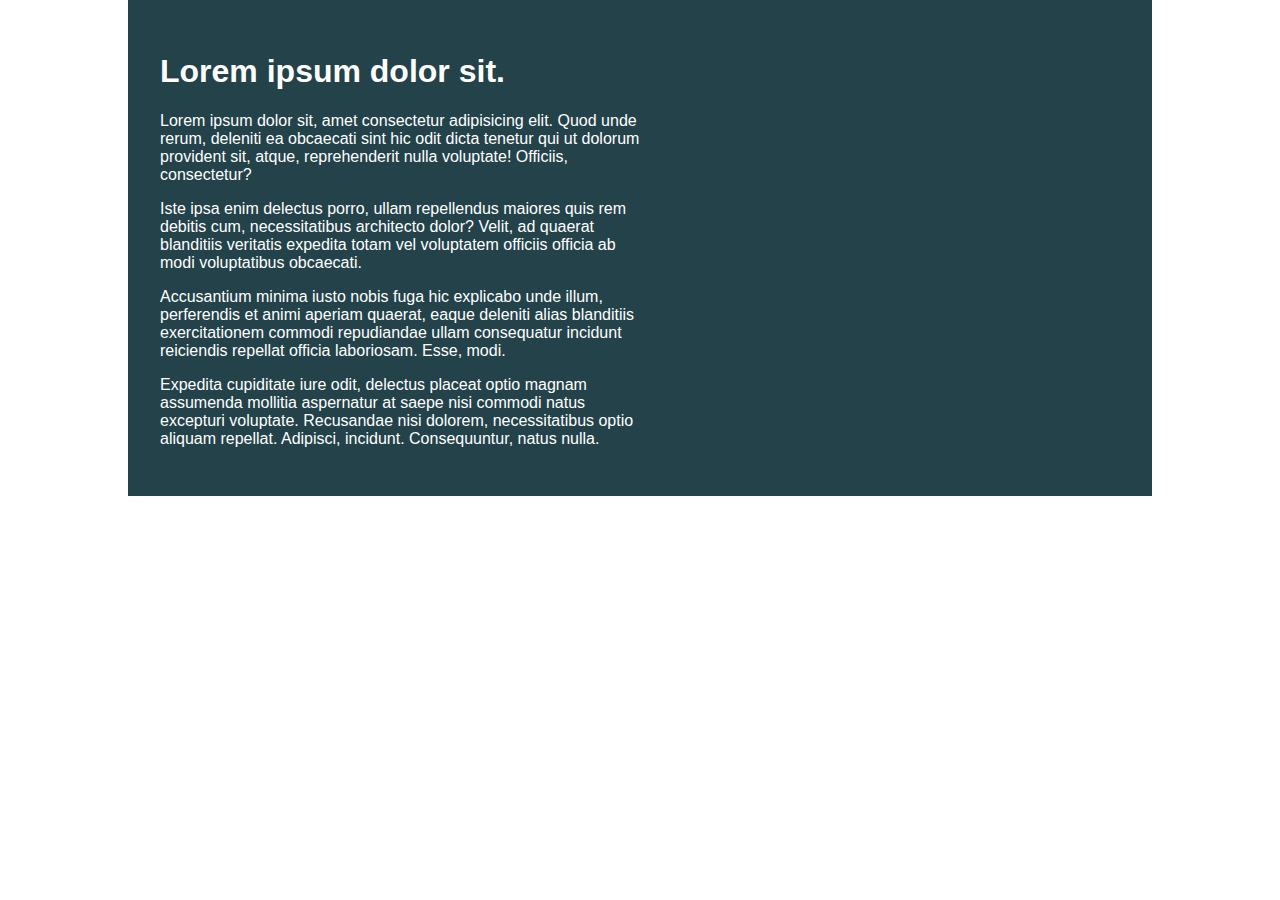
<file: challenge01/index.html>
<!DOCTYPE html>
<html lang="en">

<head>
  <meta charset="UTF-8">
  <meta name="viewport" content="width=device-width, initial-scale=1.0">
  <title>Day 01</title>

  <link rel="stylesheet" href="style.css">
</head>

<body>
  <div class="container">
    <div class="intro-content">
      <h1>Lorem ipsum dolor sit.</h1>
      <p>Lorem ipsum dolor sit, amet consectetur adipisicing elit. Quod unde rerum, deleniti ea obcaecati sint hic
        odit dicta tenetur qui ut dolorum provident sit, atque, reprehenderit nulla voluptate! Officiis,
        consectetur?</p>
      <p>Iste ipsa enim delectus porro, ullam repellendus maiores quis rem debitis cum, necessitatibus architecto
        dolor? Velit, ad quaerat blanditiis veritatis expedita totam vel voluptatem officiis officia ab modi
        voluptatibus obcaecati.</p>
      <p>Accusantium minima iusto nobis fuga hic explicabo unde illum, perferendis et animi aperiam quaerat, eaque
        deleniti alias blanditiis exercitationem commodi repudiandae ullam consequatur incidunt reiciendis
        repellat officia laboriosam. Esse, modi.</p>
      <p>Expedita cupiditate iure odit, delectus placeat optio magnam assumenda mollitia aspernatur at saepe nisi
        commodi natus excepturi voluptate. Recusandae nisi dolorem, necessitatibus optio aliquam repellat.
        Adipisci, incidunt. Consequuntur, natus nulla.</p>
    </div>
  </div>
</body>

</html>
</file>
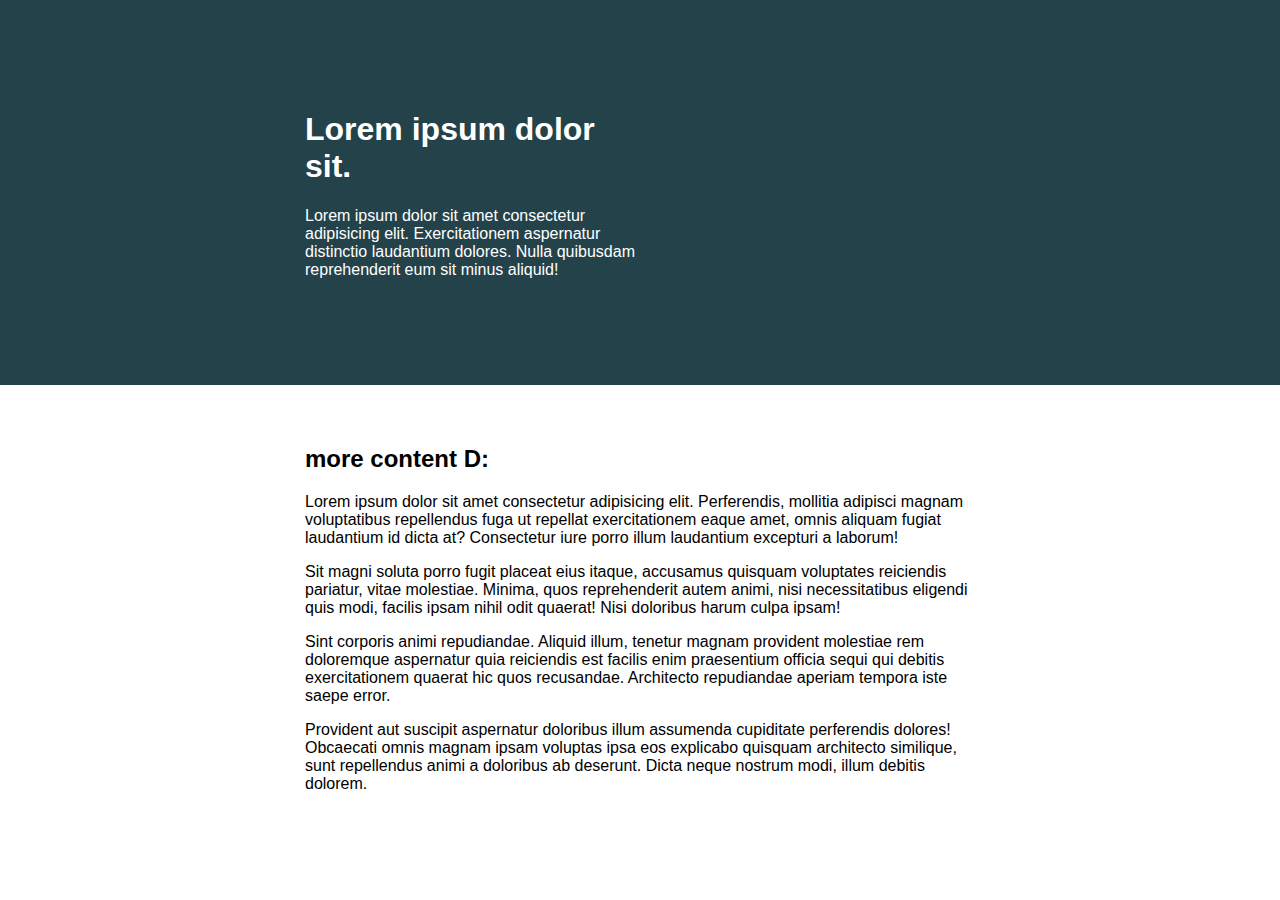
<file: challenge02/index.html>
<!DOCTYPE html>
<html lang="en">

<head>
  <meta charset="UTF-8">
  <meta name="viewport" content="width=device-width, initial-scale=1.0">
  <title>Day 01</title>

  <link rel="stylesheet" href="style.css">
</head>

<body>

  <div class="container">
    <div class="intro-content">
      <div class="hero">
        <h1>Lorem ipsum dolor sit.</h1>
        <p>Lorem ipsum dolor sit amet consectetur adipisicing elit. Exercitationem aspernatur distinctio laudantium
          dolores. Nulla quibusdam reprehenderit eum sit minus aliquid!</p>
      </div>
    </div>
  </div>

  <div class="more-content">
    <h2>more content D:</h2>
    <p>Lorem ipsum dolor sit amet consectetur adipisicing elit. Perferendis, mollitia adipisci magnam voluptatibus
      repellendus fuga ut repellat exercitationem eaque amet, omnis aliquam fugiat laudantium id dicta at? Consectetur
      iure porro illum laudantium excepturi a laborum!</p>
    <p>Sit magni soluta porro fugit placeat eius itaque, accusamus quisquam voluptates reiciendis pariatur, vitae
      molestiae. Minima, quos reprehenderit autem animi, nisi necessitatibus eligendi quis modi, facilis ipsam nihil
      odit quaerat! Nisi doloribus harum culpa ipsam!</p>
    <p>Sint corporis animi repudiandae. Aliquid illum, tenetur magnam provident molestiae rem doloremque aspernatur quia
      reiciendis est facilis enim praesentium officia sequi qui debitis exercitationem quaerat hic quos recusandae.
      Architecto repudiandae aperiam tempora iste saepe error.</p>
    <p>Provident aut suscipit aspernatur doloribus illum assumenda cupiditate perferendis dolores! Obcaecati omnis
      magnam ipsam voluptas ipsa eos explicabo quisquam architecto similique, sunt repellendus animi a doloribus ab
      deserunt. Dicta neque nostrum modi, illum debitis dolorem.</p>
  </div>


</body>

</html>
</file>
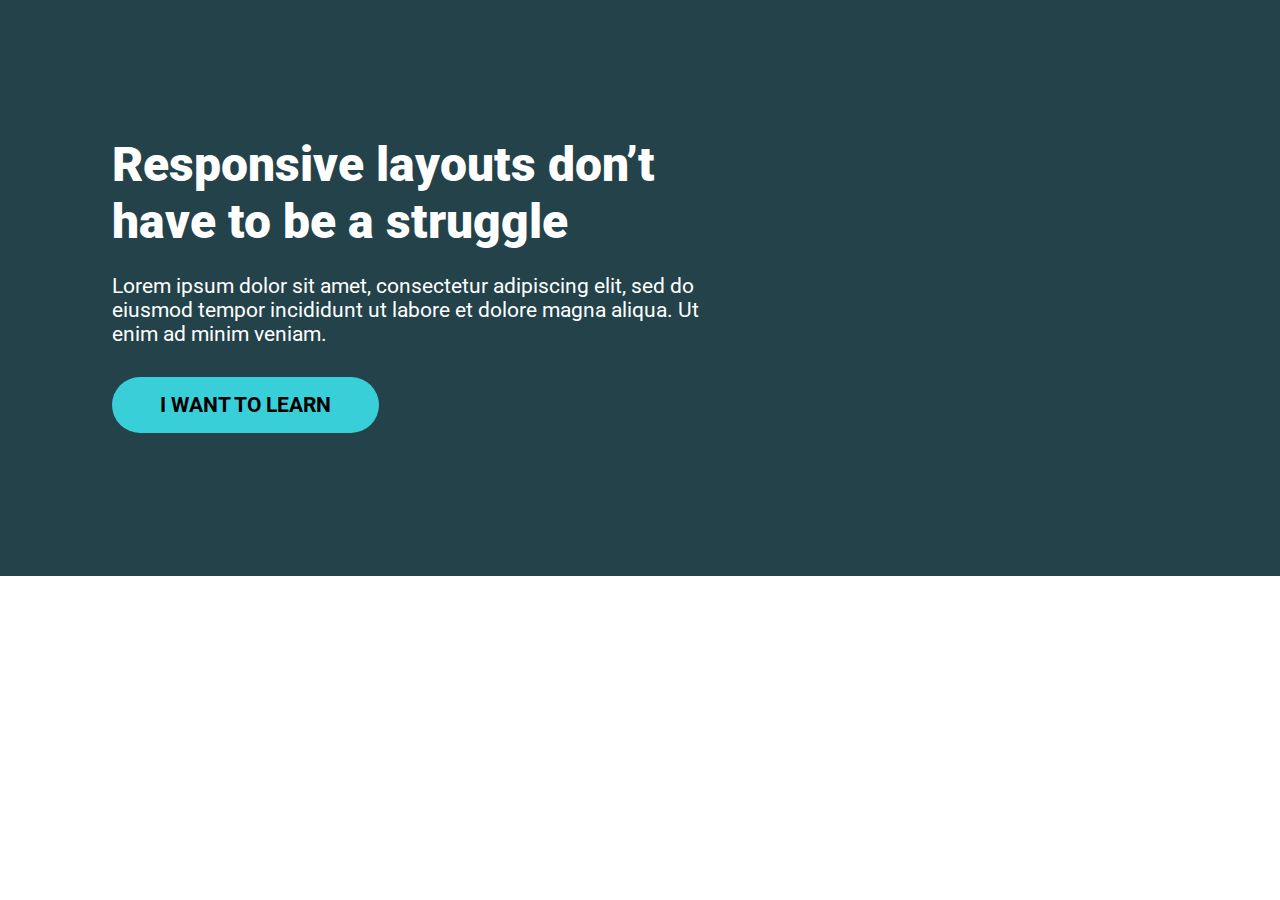
<file: challenge03/index.html>
<!DOCTYPE html>
<html lang="en">

<head>
  <meta charset="UTF-8">
  <meta name="viewport" content="width=device-width, initial-scale=1.0">
  <title>Challenge 3</title>
  <link rel="stylesheet" href="./style.css">
</head>

<body>
  <div class="container">
    <div class="hero">
      <h2 class="hero-heading">Responsive layouts don’t have to be a struggle</h2>
      <p class="hero-text">Lorem ipsum dolor sit amet, consectetur adipiscing elit, sed do eiusmod
        tempor incididunt ut labore et dolore magna aliqua. Ut enim ad minim
        veniam.</p>
      <a href="#" class="btn">I want to learn</a>
    </div>
  </div>
</body>

</html>
</file>
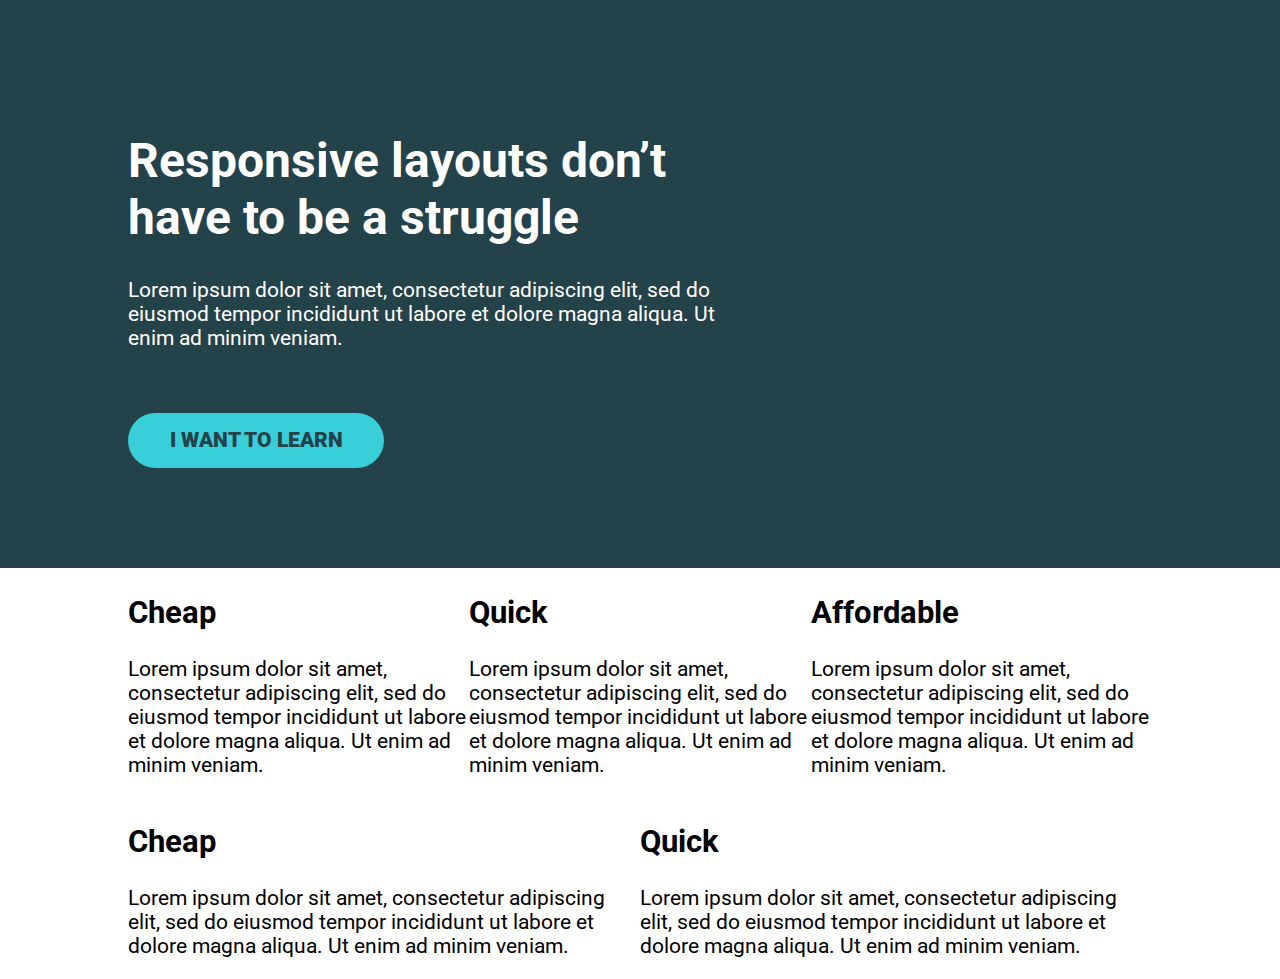
<file: Flexbox_challenge_#1/index.html>
<!DOCTYPE html>
<html lang="en">

<head>
    <meta charset="UTF-8">
    <meta name="viewport" content="width=device-width, initial-scale=1.0">
    <title>Challenge time!</title>
    <link href="https://fonts.googleapis.com/css2?family=Roboto:wght@400;900&display=swap" rel="stylesheet">
    <link rel="stylesheet" href="style.css">
</head>

<body>
    <div class="hero">
        <div class="container">
            <div class="hero__text">
                <h1>Responsive layouts don’t have to be a struggle</h1>
                <p>Lorem ipsum dolor sit amet, consectetur adipiscing elit, sed do eiusmod tempor incididunt ut labore
                    et dolore magna aliqua. Ut enim ad minim veniam.</p>
                <a href="#" class="btn">I want to learn</a>
            </div>
        </div>
    </div>
    <div class="container">
        <div class="row">
            <div class="col">
                <h2 class="purple_text">Cheap</h2>
                <p>Lorem ipsum dolor sit amet, consectetur adipiscing elit, sed do eiusmod tempor incididunt ut labore
                    et dolore magna aliqua. Ut enim ad minim veniam.</p>
            </div>
            <div class="col">
                <h2 class="purple_text">Quick</h2>
                <p>Lorem ipsum dolor sit amet, consectetur adipiscing elit, sed do eiusmod tempor incididunt ut labore
                    et dolore magna aliqua. Ut enim ad minim veniam.</p>
            </div>
            <div class="col">
                <h2 class="purple_text">Affordable</h2>
                <p>Lorem ipsum dolor sit amet, consectetur adipiscing elit, sed do eiusmod tempor incididunt ut labore
                    et dolore magna aliqua. Ut enim ad minim veniam.</p>
            </div>
        </div>
    </div>


    <div class="bluefill">
        <div class="container">
            <div class="row">
                <div class="col">
                    <h2>Cheap</h2>
                    <p>Lorem ipsum dolor sit amet, consectetur adipiscing elit, sed do eiusmod tempor incididunt ut
                        labore
                        et dolore magna aliqua. Ut enim ad minim veniam.</p>
                </div>
                <div class="col">
                    <h2>Quick</h2>
                    <p>Lorem ipsum dolor sit amet, consectetur adipiscing elit, sed do eiusmod tempor incididunt ut
                        labore
                        et dolore magna aliqua. Ut enim ad minim veniam.</p>
                </div>
            </div>
        </div>
    </div>


</body>

</html>
</file>
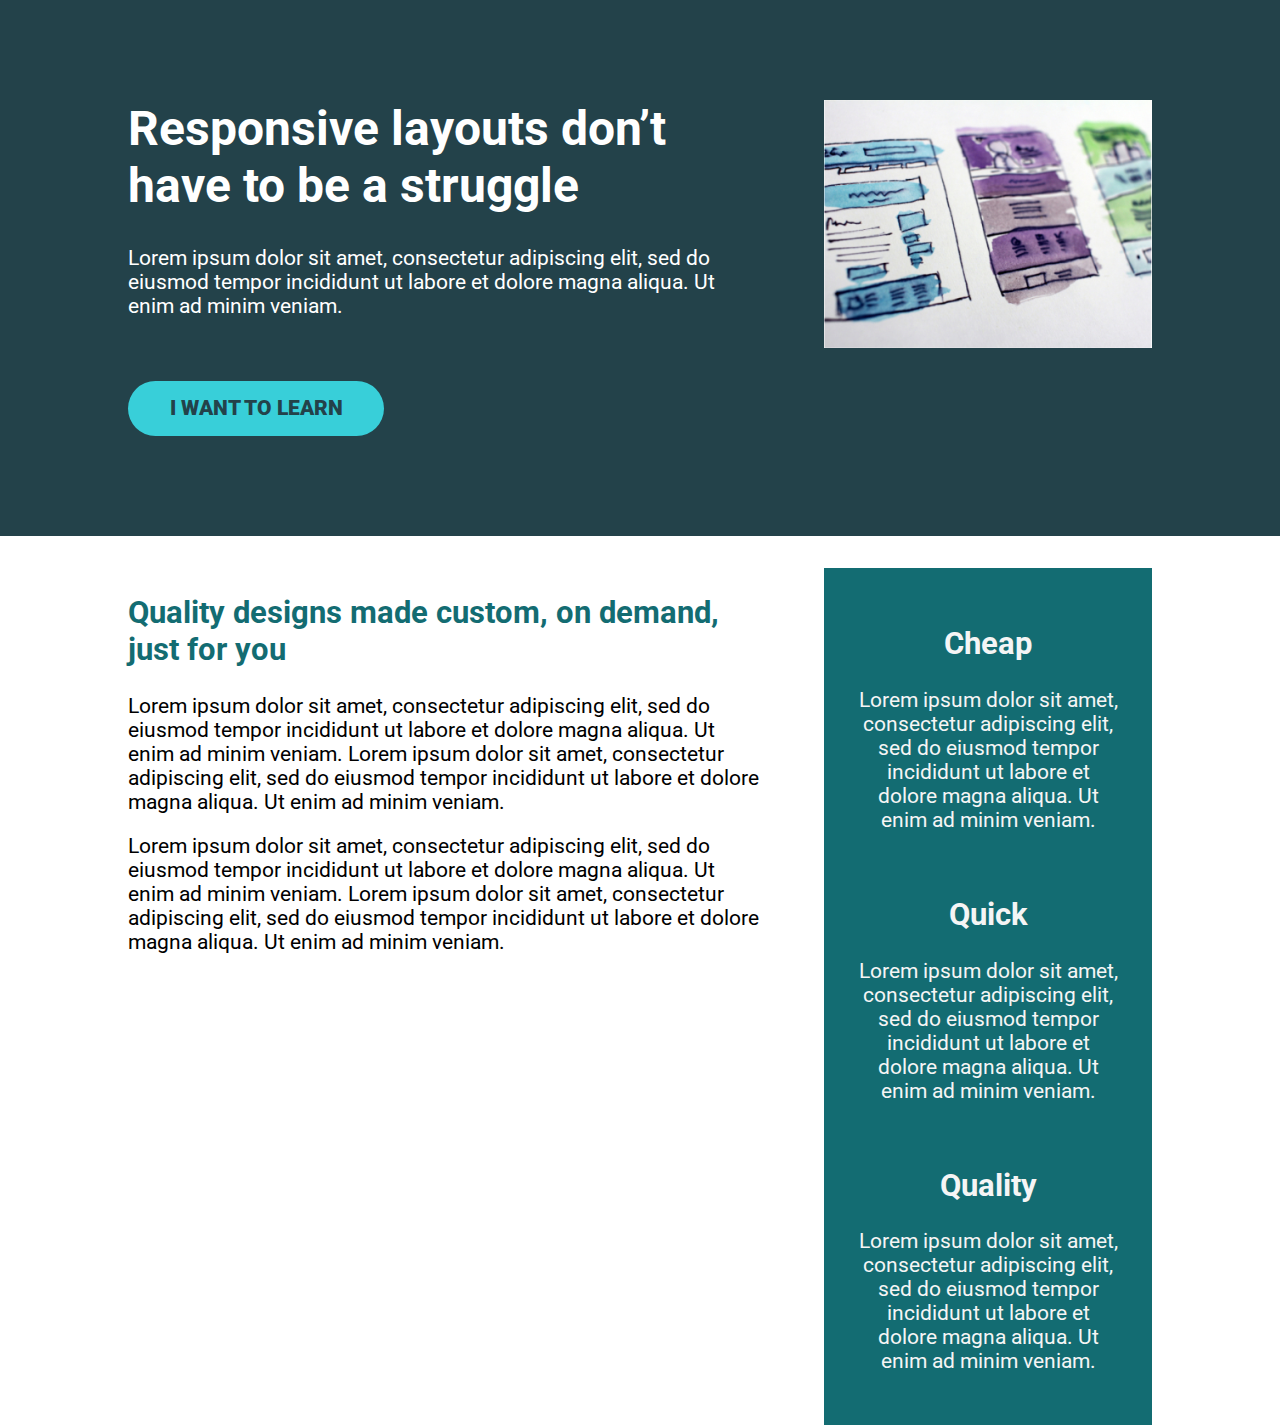
<file: Flexbox_challenge_#2/index.html>
<!DOCTYPE html>
<html lang="en">

<head>
    <meta charset="UTF-8">
    <meta name="viewport" content="width=device-width, initial-scale=1.0">
    <title>Conquering Rsponsive Layouts</title>
    <link href="https://fonts.googleapis.com/css2?family=Roboto:wght@400;900&display=swap" rel="stylesheet">
    <link rel="stylesheet" href="style.css">
</head>

<body>
    <div class="hero">
        <div class="container row">
            <div class="hero__text">
                <h1>Responsive layouts don’t have to be a struggle</h1>
                <p>Lorem ipsum dolor sit amet, consectetur adipiscing elit, sed do eiusmod tempor incididunt ut labore
                    et dolore magna aliqua. Ut enim ad minim veniam.</p>
                <a href="#" class="btn">I want to learn</a>
            </div>
            <img src="img/hero-img.jpg" alt="web prototypes" class="hero__img">
        </div>
    </div>
    <main class="main container row">
        <section class="primary-content">
            <h2 class="accentcolor1">Quality designs made custom, on demand, just for you</h2>
            <p>
                Lorem ipsum dolor sit amet, consectetur adipiscing elit, sed do eiusmod tempor incididunt ut labore
                et dolore magna aliqua. Ut enim ad minim veniam. Lorem ipsum dolor sit amet, consectetur adipiscing
                elit, sed do eiusmod tempor incididunt ut labore et dolore magna aliqua. Ut enim ad minim veniam.
            </p>
            <p>
                Lorem ipsum dolor sit amet, consectetur adipiscing elit, sed do eiusmod tempor incididunt ut labore
                et dolore magna aliqua. Ut enim ad minim veniam. Lorem ipsum dolor sit amet, consectetur adipiscing
                elit, sed do eiusmod tempor incididunt ut labore et dolore magna aliqua. Ut enim ad minim veniam.
            </p>
        </section>
        <aside class="sidebar col">
            <div class="card">
                <h2>Cheap</h2>
                <p>
                    Lorem ipsum dolor sit amet, consectetur adipiscing elit, sed do eiusmod tempor incididunt ut
                    labore
                    et dolore magna aliqua. Ut enim ad minim veniam.
                </p>
            </div>
            <div class="card">
                <h2>Quick</h2>
                <p>
                    Lorem ipsum dolor sit amet, consectetur adipiscing elit, sed do eiusmod tempor incididunt ut
                    labore
                    et dolore magna aliqua. Ut enim ad minim veniam.
                </p>
            </div>
            <div class="card">
                <h2>Quality</h2>
                <p>
                    Lorem ipsum dolor sit amet, consectetur adipiscing elit, sed do eiusmod tempor incididunt ut
                    labore
                    et dolore magna aliqua. Ut enim ad minim veniam.
                </p>
            </div>
        </aside>
    </main>


</body>

</html>
</file>
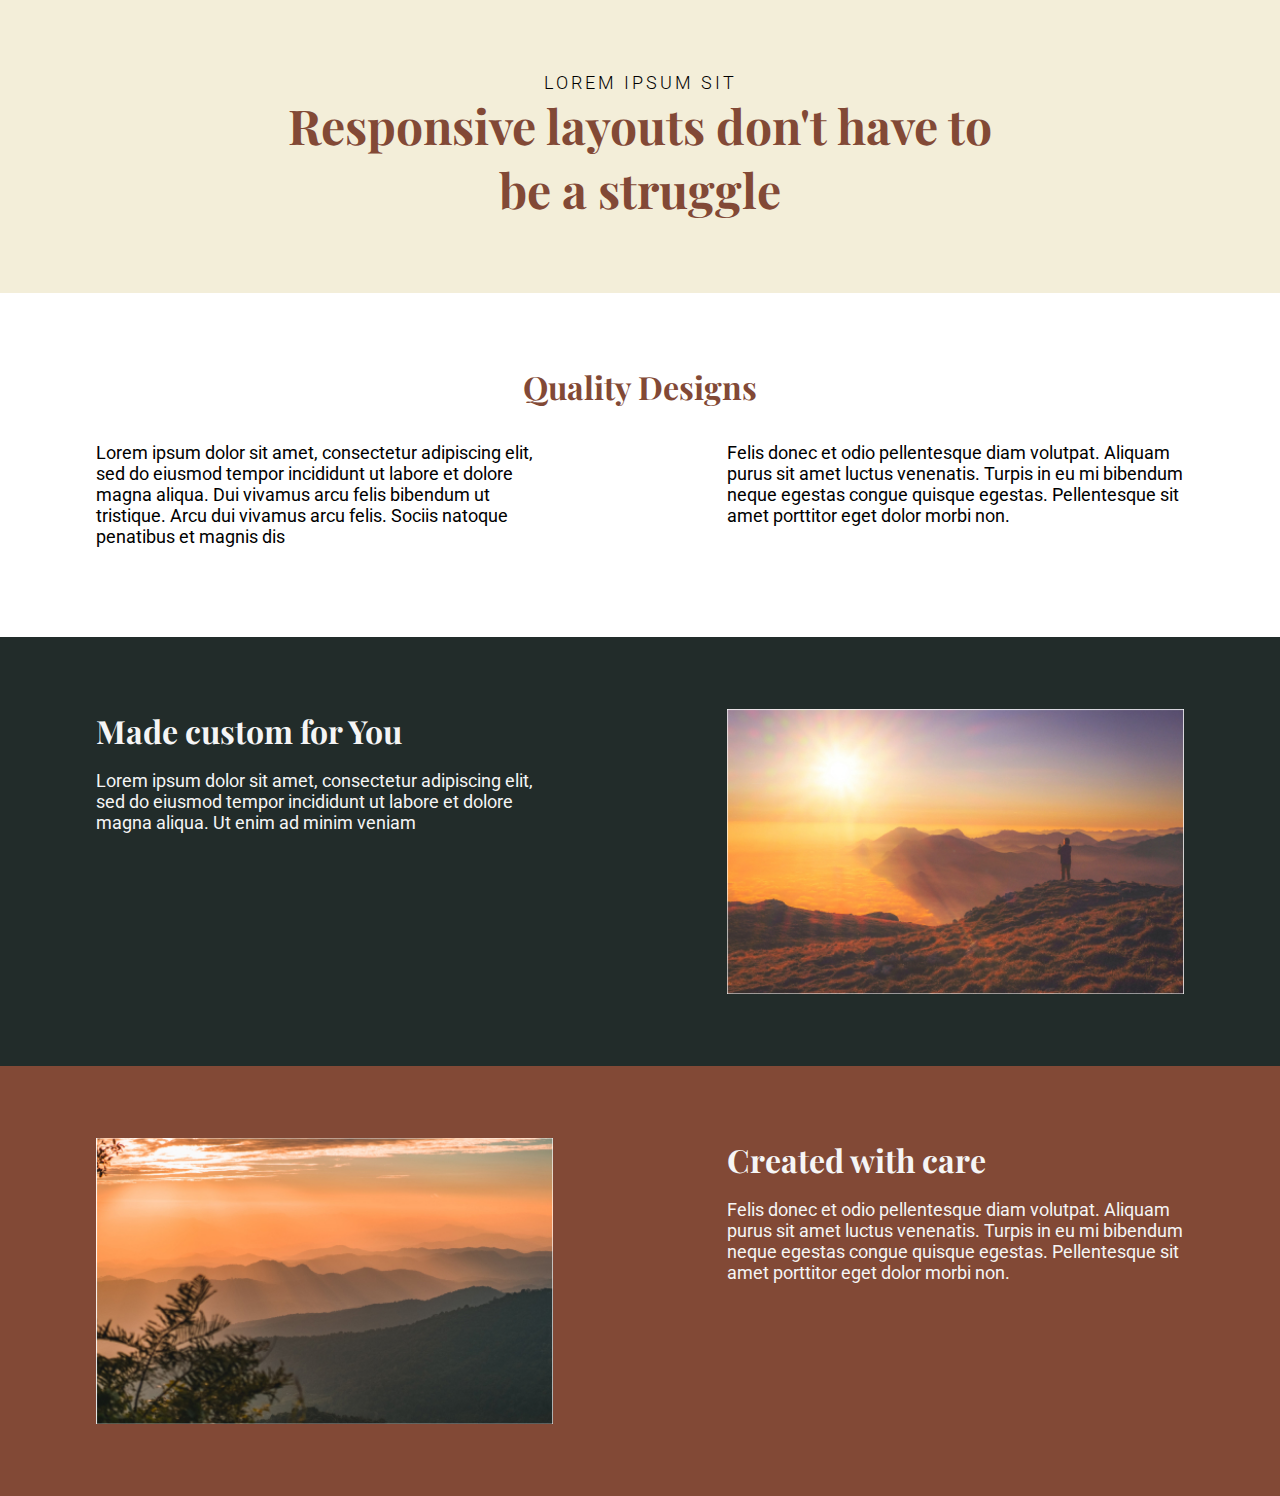
<file: Flexbox_challenge_#4/index.html>
<!DOCTYPE html>
<html lang="en">

<head>
    <meta charset="UTF-8">
    <meta name="viewport" content="width=device-width, initial-scale=1.0">
    <title>Responsive layouts</title>
    <link rel="stylesheet" href="style.css">
</head>

<body>
    <main class="main">
        <section class="section__hero flex_col_center">
            <div class="container">
                <p class="hero__text">lorem ipsum sit</p>
                <h1 class="hero__title title">Responsive layouts don't have to be a struggle</h1>
            </div>
        </section>

        <section class="section--primary">
            <div class="container">
                <h2 class="section__title title section__title--primary">Quality Designs</h2>
                <div class="wrapper flex_row">
                    <p class="section__text section__flex_item">Lorem ipsum dolor sit amet, consectetur adipiscing elit,
                        sed do eiusmod tempor incididunt ut labore et dolore
                        magna aliqua. Dui vivamus arcu felis bibendum ut
                        tristique. Arcu dui vivamus arcu felis. Sociis natoque
                        penatibus et magnis dis</p>
                    <p class="section__text section__flex_item">Felis donec et odio pellentesque diam volutpat. Aliquam
                        purus sit amet luctus venenatis. Turpis in eu mi
                        bibendum neque egestas congue quisque egestas.
                        Pellentesque sit amet porttitor eget dolor morbi non.</p>
                </div>
            </div>
        </section>

        <section class="section--one">
            <div class="container flex_row">
                <div class="wrapper section__flex_item">
                    <h2 class="section__title title">Made custom for You</h2>
                    <p class="section__text">Lorem ipsum dolor sit amet, consectetur adipiscing elit,
                        sed do eiusmod tempor incididunt ut labore et dolore
                        magna aliqua. Ut enim ad minim veniam</p>
                </div>
                <img class="section__img section__flex_item" src="img/image-01.jpg" alt="image-01">
            </div>
        </section>

        <section class="section--two">
            <div class="container flex_row">
                <img class="section__img section__flex_item" src="img/image-02.jpg" alt="image-02">
                <div class="wrapper section__flex_item">
                    <h2 class="section__title title">Created with care</h2>
                    <p class="section__text">Felis donec et odio pellentesque diam volutpat. Aliquam
                        purus sit amet luctus venenatis. Turpis in eu mi
                        bibendum neque egestas congue quisque egestas.
                        Pellentesque sit amet porttitor eget dolor morbi non.</p>
                </div>
            </div>
        </section>
    </main>
</body>

</html>
</file>
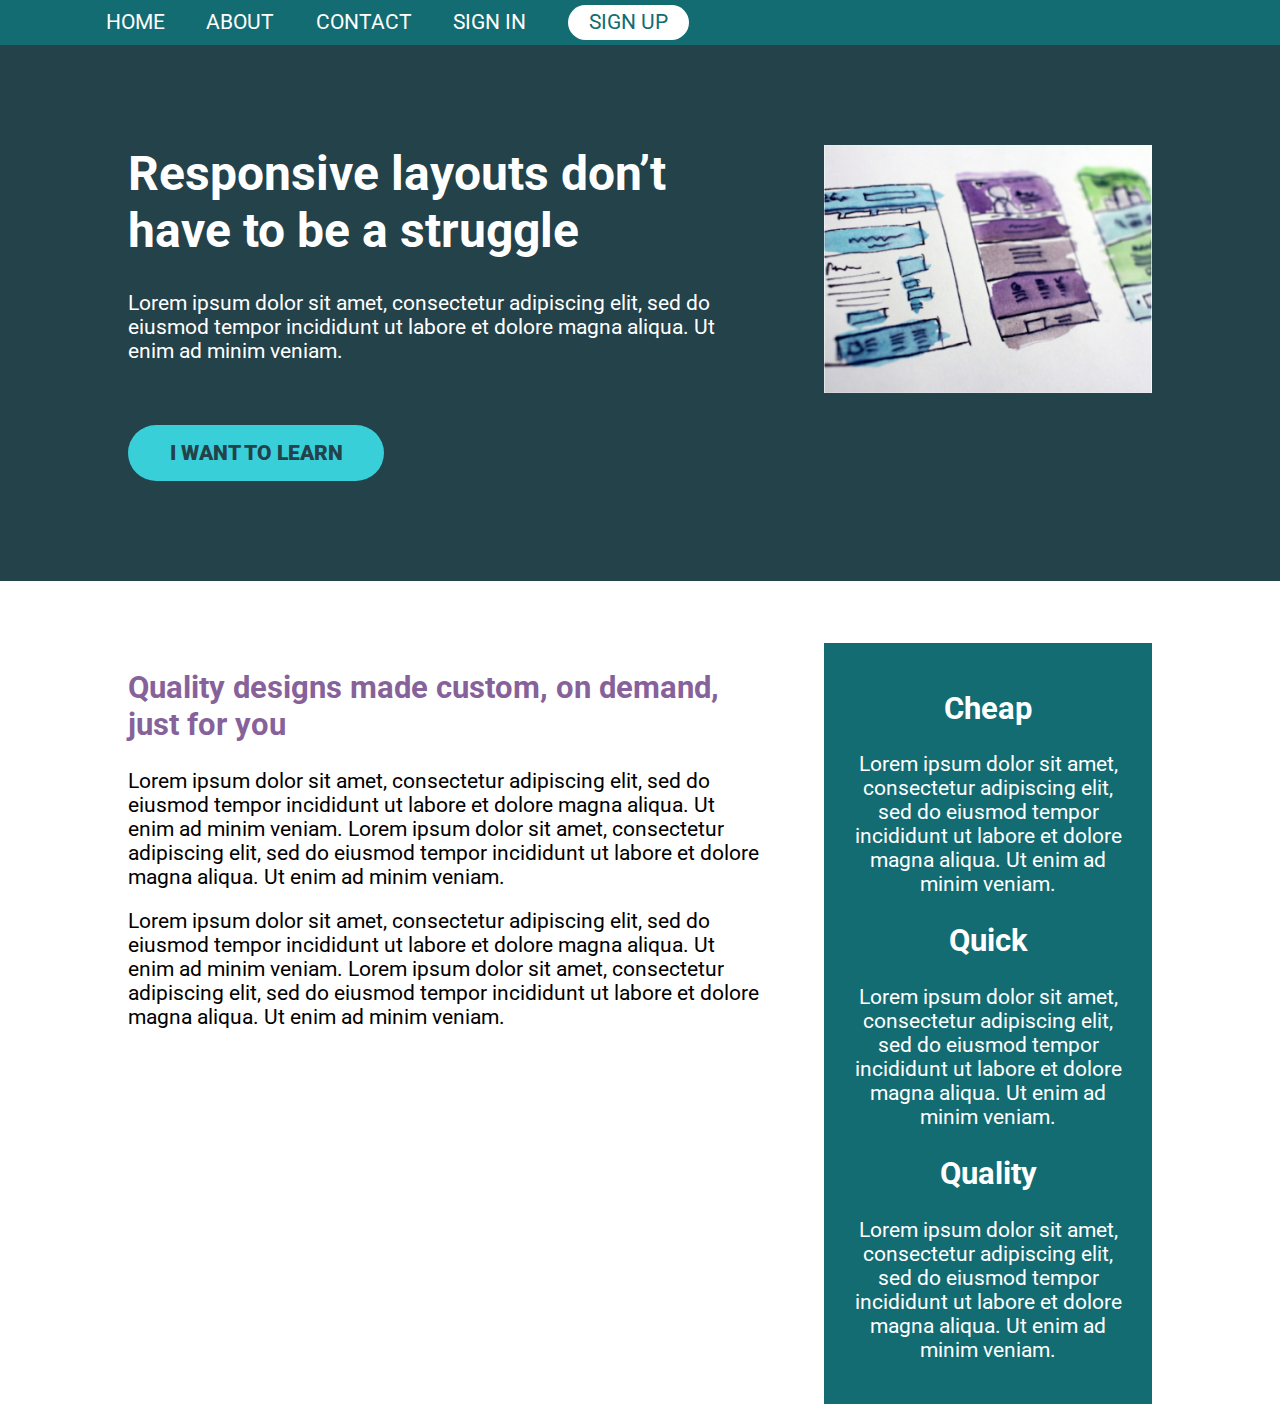
<file: nav-challenge/index.html>
<!DOCTYPE html>
<html lang="en">
<head>
    <meta charset="UTF-8">
    <meta name="viewport" content="width=device-width, initial-scale=1.0">
    <title>Conquering Responsive Layouts</title>
    <link href="https://fonts.googleapis.com/css2?family=Roboto:wght@400;900&display=swap" rel="stylesheet"> 
    <link rel="stylesheet" href="style.css">
</head>
<body>
    <header>
        <nav class="nav">
            <ul class="nav__list">
                <li class="nav__item"><a href="#" class="nav__link">Home</a></li>
                <li class="nav__item"><a href="#" class="nav__link">About</a></li>
                <li class="nav__item"><a href="#" class="nav__link">Contact</a></li>
                <li class="nav__item"><a href="#" class="nav__link">Sign In</a></li>
                <li class="nav__item"><a href="#" class="nav__link nav__link--button">Sign up</a></li>
            </ul>
        </nav>
    </header>

    <section class="hero">
        <div class="container row">
            <div class="hero__text">
                <h1>Responsive layouts don’t have to be a struggle</h1>
                <p>Lorem ipsum dolor sit amet, consectetur adipiscing elit, sed do eiusmod tempor incididunt ut labore et dolore magna aliqua. Ut enim ad minim veniam.</p>
                <a href="#" class="btn">I want to learn</a>
            </div>
            <img src="img/hero-img.jpg" alt="UX design sketches" class="hero__img">
        </div>
    </section> 

    <main class="main container row">
            <section class="primary-content">
                <h2 class="section-title">Quality designs made custom, on demand, just for you</h2>
                <p>Lorem ipsum dolor sit amet, consectetur adipiscing elit, sed do eiusmod tempor incididunt ut labore et dolore magna aliqua. Ut enim ad minim veniam. Lorem ipsum dolor sit amet, consectetur adipiscing elit, sed do eiusmod tempor incididunt ut labore et dolore magna aliqua. Ut enim ad minim veniam.</p>
                <p>Lorem ipsum dolor sit amet, consectetur adipiscing elit, sed do eiusmod tempor incididunt ut labore et dolore magna aliqua. Ut enim ad minim veniam. Lorem ipsum dolor sit amet, consectetur adipiscing elit, sed do eiusmod tempor incididunt ut labore et dolore magna aliqua. Ut enim ad minim veniam.</p>
            </section>
            <aside class="sidebar">
                <h2 class="sidebar-title">Cheap</h2>
                <p>Lorem ipsum dolor sit amet, consectetur adipiscing elit, sed do eiusmod tempor incididunt ut labore et dolore magna aliqua. Ut enim ad minim veniam.</p>

                <h2 class="sidebar-title">Quick</h2>
                <p>Lorem ipsum dolor sit amet, consectetur adipiscing elit, sed do eiusmod tempor incididunt ut labore et dolore magna aliqua. Ut enim ad minim veniam.</p>

                <h2 class="sidebar-title">Quality</h2>
                <p>Lorem ipsum dolor sit amet, consectetur adipiscing elit, sed do eiusmod tempor incididunt ut labore et dolore magna aliqua. Ut enim ad minim veniam.</p>
            </aside>
    </main>

    

</body>
</html>
</file>
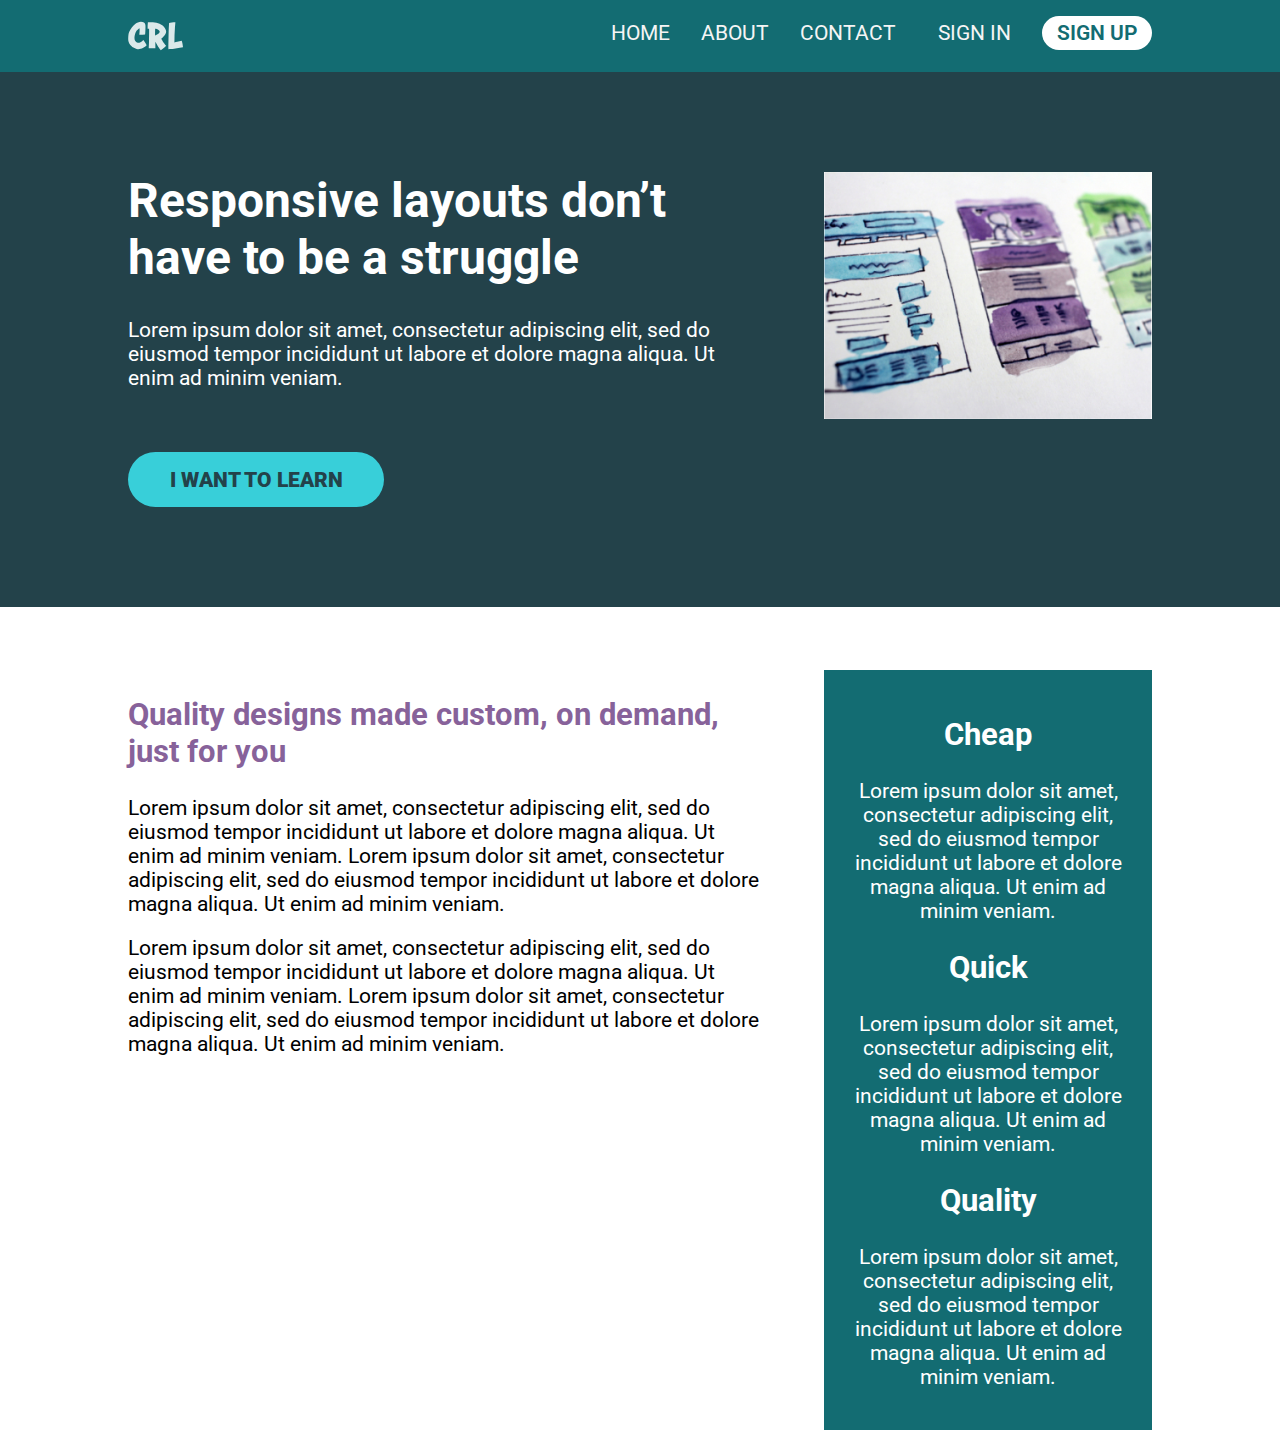
<file: nav-challenge_#2/index.html>
<!DOCTYPE html>
<html lang="en">

<head>
    <meta charset="UTF-8">
    <meta name="viewport" content="width=device-width, initial-scale=1.0">
    <title>Conquering Responsive Layouts</title>
    <link href="https://fonts.googleapis.com/css2?family=Roboto:wght@400;900&display=swap" rel="stylesheet">
    <link rel="stylesheet" href="style.css">
</head>

<body>
    <header>
        <div class="container row">
            <button class="nav-toggle" aria-label="open navigation">
                <span class="hamburger"></span>
            </button>
            <a class="logo" href="#">
                <img src="img/logo.svg" alt="conquering responsive layouts">
            </a>
            <nav class="nav">
                <ul class="nav__list nav__list--primary">
                    <li class="nav__item"><a href="#" class="nav__link">Home</a></li>
                    <li class="nav__item"><a href="#" class="nav__link">About</a></li>
                    <li class="nav__item"><a href="#" class="nav__link">Contact</a></li>
                </ul>
                <ul class="nav__list nav__list--secondary">
                    <li class="nav__item"><a href="#" class="nav__link">Sign In</a></li>
                    <li class="nav__item"><a href="#" class="nav__link nav__link--button">Sign up</a></li>
                </ul>
            </nav>
        </div>
    </header>

    <section class="hero">
        <div class="container row">
            <div class="hero__text">
                <h1>Responsive layouts don’t have to be a struggle</h1>
                <p>Lorem ipsum dolor sit amet, consectetur adipiscing elit, sed do eiusmod tempor incididunt ut labore
                    et dolore magna aliqua. Ut enim ad minim veniam.</p>
                <a href="#" class="btn">I want to learn</a>
            </div>
            <img src="img/hero-img.jpg" alt="UX design sketches" class="hero__img">
        </div>
    </section>

    <main class="main container row">
        <section class="primary-content">
            <h2 class="section-title">Quality designs made custom, on demand, just for you</h2>
            <p>Lorem ipsum dolor sit amet, consectetur adipiscing elit, sed do eiusmod tempor incididunt ut labore et
                dolore magna aliqua. Ut enim ad minim veniam. Lorem ipsum dolor sit amet, consectetur adipiscing elit,
                sed do eiusmod tempor incididunt ut labore et dolore magna aliqua. Ut enim ad minim veniam.</p>
            <p>Lorem ipsum dolor sit amet, consectetur adipiscing elit, sed do eiusmod tempor incididunt ut labore et
                dolore magna aliqua. Ut enim ad minim veniam. Lorem ipsum dolor sit amet, consectetur adipiscing elit,
                sed do eiusmod tempor incididunt ut labore et dolore magna aliqua. Ut enim ad minim veniam.</p>
        </section>
        <aside class="sidebar">
            <h2 class="sidebar-title">Cheap</h2>
            <p>Lorem ipsum dolor sit amet, consectetur adipiscing elit, sed do eiusmod tempor incididunt ut labore et
                dolore magna aliqua. Ut enim ad minim veniam.</p>

            <h2 class="sidebar-title">Quick</h2>
            <p>Lorem ipsum dolor sit amet, consectetur adipiscing elit, sed do eiusmod tempor incididunt ut labore et
                dolore magna aliqua. Ut enim ad minim veniam.</p>

            <h2 class="sidebar-title">Quality</h2>
            <p>Lorem ipsum dolor sit amet, consectetur adipiscing elit, sed do eiusmod tempor incididunt ut labore et
                dolore magna aliqua. Ut enim ad minim veniam.</p>
        </aside>
    </main>

    <script src="main.js"></script>

</body>

</html>
</file>
<file: challenge01/style.css>
/* INSTRUCTIONS
 *
 * 1) Limit the total width of
 *    the .intro-conent to about half
 *    of it's parent
 *
 * 2) Stop the text from overflowing
 *    out the bottom at small screen
 *    widths
 *
 * You may modify the HTML if needed
 *
 */

* {
  box-sizing: border-box;
}

body {
  margin: 0;
  font-family: sans-serif;
}

.container {
  background: #23424a;
  color: white;

  width: 80%;
  margin: 0 auto;

  padding: 2em;
  /* height: 300px; */
}
.intro-content{
  width:50%;
}
</file>
<file: challenge02/style.css>
/* INSTRUCTIONS
 *
 * 1) Keep the text inside .intro-content
 *    in the same place, but have the background
 *    extend from one side of the viewport
 *    to the other, no matter how wide or narrow
 *    the browser is.
 *
 * 2) Limit the maximum width of the text in the
 *    bottom area.
 *
 * You may modify the HTML if needed
 * (you probably should for this challenge)
 *
 */

* {
  box-sizing: border-box;
}

body {
  margin: 0;
  font-family: sans-serif;
}

.container {
  background: #23424a;
  color: white;
  padding: 50px 0;
}

.intro-content, .more-content{
  margin: 0px auto;
  padding: 2.5em;
  max-width: 750px;
}

.hero{
  width: 50%;
}
</file>
<file: challenge03/style.css>
@import url('https://fonts.googleapis.com/css2?family=Roboto&display=swap');

*{
  padding: 0;
  margin: 0;
  box-sizing: border-box;
  font-family: 'Roboto', sans-serif;
}

.container{
  padding: 7em;
  background-color: #23424A;
}

.hero-heading{
  font-size: 3rem;
  margin: 1.5rem 0;
  font-weight: 900;
  color: white;
  width: 60%;
}

.hero-text{
  font-size: 1.3rem;
  color: white;
  font-weight: 400;
  width: 60%;
}

.btn{
  font-size: 1.3rem;
  border-radius: 2rem;
  margin: 1.5em auto;
  padding: 1rem 3rem;
  display: inline-block;
  color: black;
  background-color: #38CFD9;
  font-weight: 700;
  text-decoration: none;
  text-transform: uppercase;
}
</file>
<file: Flexbox_challenge_#1/style.css>
/* 
////// For this challenge ///////

- You will have to modify the HTML

- You can add new classes in the HTML
  if you need to

// Requirements
1. The headings in the first row must be
   a different color
2. The two .col at the bottom must go next
   to one another
3. The section at the bottom should have
   a dark background color and a different
   color of text
4. I've removed the "gap" that I created,
   so you'll have to add it back in

   */

*, *::before, *::after {
    box-sizing: border-box;
}

body {
    margin: 0;
    font-family: 'Roboto', sans-serif;
    font-size: 1.3rem;
}

h1 {
    font-size: 3rem;
}

.container {
    width: 80%;
    max-width: 1100px;
    margin: 0 auto;
}

.row {
    /* display: flex => flex container */
    display: flex;

    /* can't use yet */
    /* gap: 100px; */
}

.col {
    /* these are now flex items */
    width: 100%;
}

.hero {
    padding: 100px 0;
    background-color: #23424A;
    color: #FFF;
}

.hero__text {
    width: 60%;
}

.hero p {
    margin-bottom: 3em;
}

.btn {
    display: inline-block;
    text-decoration: none;
    text-transform: uppercase; 
    color: #23424A;
    font-weight: 900;
    background-color: #38CFD9;
    padding: .75em 2em;
    border-radius: 100px;
}

.btn:hover,
.btn:focus {
    opacity: .75; 
}
</file>
<file: Flexbox_challenge_#2/style.css>
/* 
////// For this challenge ///////

- All text is in the text.md file

// Requirements
1. Refer to the design specs for the
   overall layout 
2. The image should line up with
   the sidebar in the section
   below

*/

*,
*::before,
*::after {
    box-sizing: border-box;
}

body {
    margin     : 0;
    font-family: 'Roboto', sans-serif;
    font-size  : 1.3rem;
}

img {
    max-width: 100%;
}

h1 {
    font-size : 3rem;
    margin-top: 0;
}

.container {
    width    : 80%;
    max-width: 1100px;
    margin   : 0 auto;
}

.row {
    /* display: flex => flex container */
    display        : flex;
    justify-content: space-between;

    /* can't use yet */
    /* gap: 100px; */
}

.col {
    /* these are now flex items */
    width: 100%;
}

.col+.col {
    margin-left: 30px;
}

.hero {
    padding         : 100px 0;
    background-color: #23424A;
    color           : #FFF;
}

.hero__text {
    width: 62%;
}

.hero__img {
    width     : 32%;
    align-self: flex-start;
}

.hero p {
    margin-bottom: 3em;
}

.btn {
    display         : inline-block;
    text-decoration : none;
    text-transform  : uppercase;
    color           : #23424A;
    font-weight     : 900;
    background-color: #38CFD9;
    padding         : .75em 2em;
    border-radius   : 100px;
}

.btn:hover,
.btn:focus {
    opacity: .75;
}

.main {
    margin-top: 2rem;
}

.content,
.primary-content {
    width: 62%;
}

.sidebar {
    background-color: #136C72;
    color           : whitesmoke;
    padding         : 1.5em;
    width           : 32%;
}

.accentcolor1 {
    color: #136C72;
}

.card {
    text-align: center;
}

.card+.card {
    margin-top: 4rem;
}
</file>
<file: Flexbox_challenge_#4/style.css>
@import url('https://fonts.googleapis.com/css2?family=Roboto:wght@300;400&display=swap');
@import url('https://fonts.googleapis.com/css2?family=Playfair+Display:wght@900&display=swap');

:root {
    --clr_light : #F3EED9;
    --clr_accent: #824936;
    --clr_dark  : #222C2A;

    --fnt-default: 'Roboto', sans-serif;
    --fnt-title  : 'Playfair Display', serif;

    --fnt_weight-default: 400;
    --fnt_weight-light  : 300;
    --fnt-weight-bolder : 900;

    --fnt_size-default   : 18px;
    --fnt_size-hero_title: 3rem;
    --fnt_size-title     : 2rem;
    --fnt_size-p         : 2.86rem;
}

*,
*::before,
*::after {
    padding      : 0;
    margin       : 0;
    box-sizing   : border-box;
    /* transition: all 300ms; */
}

body {
    font-family: var(--fnt-default);
    font-size  : var(--fnt_size-default);
    font-weight: 400;
}

img {
    width: 100%;
}

.main {
    width: 100%;
}

.container {
    width    : 85%;
    padding  : 4em 0;
    max-width: 1200px;
    margin   : 0 auto;
}

.title {
    font-family: var(--fnt-title);
    font-size  : var(--fnt_size-title);
    margin     : 0 0 .5em 0;
}

.section__text {
    margin: 1em 0;
}

.section__hero {
    background-color: var(--clr_light);
    text-align      : center;
}

.hero__text {
    font-weight   : var(--fnt_weight-light);
    letter-spacing: 3px;
    text-transform: uppercase;
}

.hero__title {
    font-size: var(--fnt_size-hero_title);
    color    : var(--clr_accent);
}

.section__title--primary {
    color     : var(--clr_accent);
    text-align: center;
}

.section--one {
    background-color: var(--clr_dark);
    color           : whitesmoke;
}

.section--two {
    background-color: var(--clr_accent);
    color           : whitesmoke;
}

/* @media (max-width: 599px) {} */

@media (min-width: 600px) {
    .flex_row {
        display        : flex;
        justify-content: space-between;
        /* gap         : 1.5em; */
    }

    .section__flex_item+.section__flex_item {
        margin-left: 1.5em;
    }

    .section__flex_item {
        align-self: flex-start;
        width     : 42%;
    }

    .hero__title {
        width    : 66%;
        margin   : 0 auto;
        font-size: var(--fnt_size-hero_title + 0.3rem);
    }
}

@media (min-width: 900px) {}

@media (min-width: 1200px) {}

@media (min-width: 1800px) {}
</file>
<file: nav-challenge/style.css>
/* 
////// For this challenge ///////

- All text is in the text.md file

// Requirements
   1. Get all the navigation items next to one another
   2. Add a space between all the items
*/

*,
*::before,
*::after {
    box-sizing: border-box;
}

body {
    margin     : 0;
    font-family: 'Roboto', sans-serif;
    font-size  : 1.3rem;
}

img {
    max-width: 100%;
}

h1 {
    font-size : 3rem;
    margin-top: 0;
}

.section-title {
    color: #87629A;
}

.btn {
    display         : inline-block;
    text-decoration : none;
    text-transform  : uppercase;
    color           : #23424A;
    font-weight     : 900;
    background-color: #38CFD9;
    padding         : .75em 2em;
    border-radius   : 100px;
}

.btn:hover,
.btn:focus {
    opacity: .75;
}

.container {
    width    : 80%;
    max-width: 1100px;
    margin   : 0 auto;
}

.row {
    display        : flex;
    justify-content: space-between;
}

.col {
    /* these are now flex items */
    width: 100%;
}

.col+.col {
    margin-left: 30px;
}


header {
    background: #136c72;
    padding   : .5em 0;
}

.nav__list {
    margin      : 0;
    padding     : 0;
    list-style  : none;
    display     : flex;
    padding-left: 5%;
}

.nav__link {
    color          : #fff;
    text-decoration: none;
    text-transform : uppercase;
    margin-left    : 2em;
}

.nav__link--button {
    background   : #fff;
    color        : #136c72;
    padding      : .25em 1em;
    border-radius: 10em;
}

.nav__link:hover {
    opacity: .75;
}


.hero {
    padding         : 100px 0;
    background-color: #23424A;
    color           : #FFF;
}

.hero__text {
    width: 62%;
}

.hero__img {
    width     : 32%;
    align-self: flex-start;
}

.hero p {
    margin-bottom: 3em;
}

.main {
    margin-top: 3em;
}

.primary-content {
    width: 62%;
}

.sidebar {
    width           : 32%;
    padding         : 1em;
    text-align      : center;
    color           : #fff;
    background-color: #136c72;
}
</file>
<file: nav-challenge_#2/style.css>
/* Challenge

   Make the navigation layout work
   on both mobile and large screens.

   Mobile-first, so mobile styles first,
   then add the large screen styles
   inside the existing media query

*/

*,
*::before,
*::after {
    box-sizing: border-box;
}

body {
    margin     : 0;
    font-family: 'Roboto', sans-serif;
    font-size  : 1.3rem;
}

img {
    max-width: 100%;
}

h1 {
    font-size : 3rem;
    margin-top: 0;
}

.section-title {
    color: #87629A;
}

.btn {
    display         : inline-block;
    text-decoration : none;
    text-transform  : uppercase;
    color           : #23424A;
    font-weight     : 900;
    background-color: #38CFD9;
    padding         : .75em 2em;
    border-radius   : 100px;
}

.btn:hover,
.btn:focus {
    opacity: .75;
}

.container {
    width    : 80%;
    max-width: 1100px;
    margin   : 0 auto;
    /* added for nav-toggle positioning */
    position : relative;
}

header {
    background: #136c72;
    padding   : 1em 0;
    text-align: center;
}

.nav-toggle {
    cursor       : pointer;
    border       : 0;
    width        : 3em;
    height       : 3em;
    padding      : 0em;
    border-radius: 50%;
    background   : #072A2D;
    color        : white;
    transition   : opacity 250ms ease;

    position: absolute;
    left    : 0;
}

.nav-toggle:focus,
.nav-toggle:hover {
    opacity: .75;
}

.hamburger {
    width   : 50%;
    position: relative;
}

.hamburger,
.hamburger::before,
.hamburger::after {
    display   : block;
    margin    : 0 auto;
    height    : 3px;
    background: white;
}

.hamburger::before,
.hamburger::after {
    content: '';
    width  : 100%;
}

.hamburger::before {
    transform: translateY(-6px);
}

.hamburger::after {
    transform: translateY(3px);
}

/* made changes here from video
to make it more accessible.

Works the same :) */
.nav {
    visibility: hidden;
    height    : 0;
    position  : absolute;
}

.nav--visible {
    visibility: visible;
    height    : auto;
    position  : relative;
}

.nav__list {
    list-style: none;
    transform : translateX(-1em);
}

.nav__item {
    margin-top: 1em;
}

.nav__link {
    text-decoration: none;
    color          : whitesmoke;
    text-transform : uppercase;
    cursor         : pointer;
}

.nav__link--button {
    background-color: white;
    border-radius   : 2em;
    color           : #136c72;
    padding         : 5px 15px;
    font-weight     : 600;
    margin          : 1.5em;
}

.nav__list--secondary {
    margin-top: 2em;
}

.logo {
    height: 30px;
}


.hero {
    padding         : 100px 0;
    background-color: #23424A;
    color           : #FFF;
}

.hero__img {
    margin-top: 2em;
}


.hero p {
    margin-bottom: 3em;
}

.main {
    margin-top: 3em;
}


.sidebar {
    padding         : 1em;
    text-align      : center;
    color           : #fff;
    background-color: #136c72;

}



@media (min-width: 800px) {
    .nav-toggle {
        display: none;
    }

    .nav,
    .nav__link,
    .nav__item {
        margin : 0;
        padding: 0;
    }

    .nav {
        visibility      : visible;
        /* height       : auto; */
        /* width        : 100%; */
        position        : relative;
        display         : flex;
    }

    .nav__list {
        margin   : 0 0 0 2em;
        padding  : 0;
        display  : flex;
        position : relative;
        transform: translateX(0);
    }

    .nav__item+.nav__item {
        margin-left: 1.5em;
    }

    .nav__link--button {
        padding: 5px 15px;
    }

    .row {
        display        : flex;
        justify-content: space-between;
    }

    .hero__text {
        width: 62%;
    }

    .hero__img {
        width     : 32%;
        align-self: flex-start;
        margin    : 0;
    }

    .primary-content {
        width: 62%;
    }

    .sidebar {
        width: 32%;
    }


}
</file>
